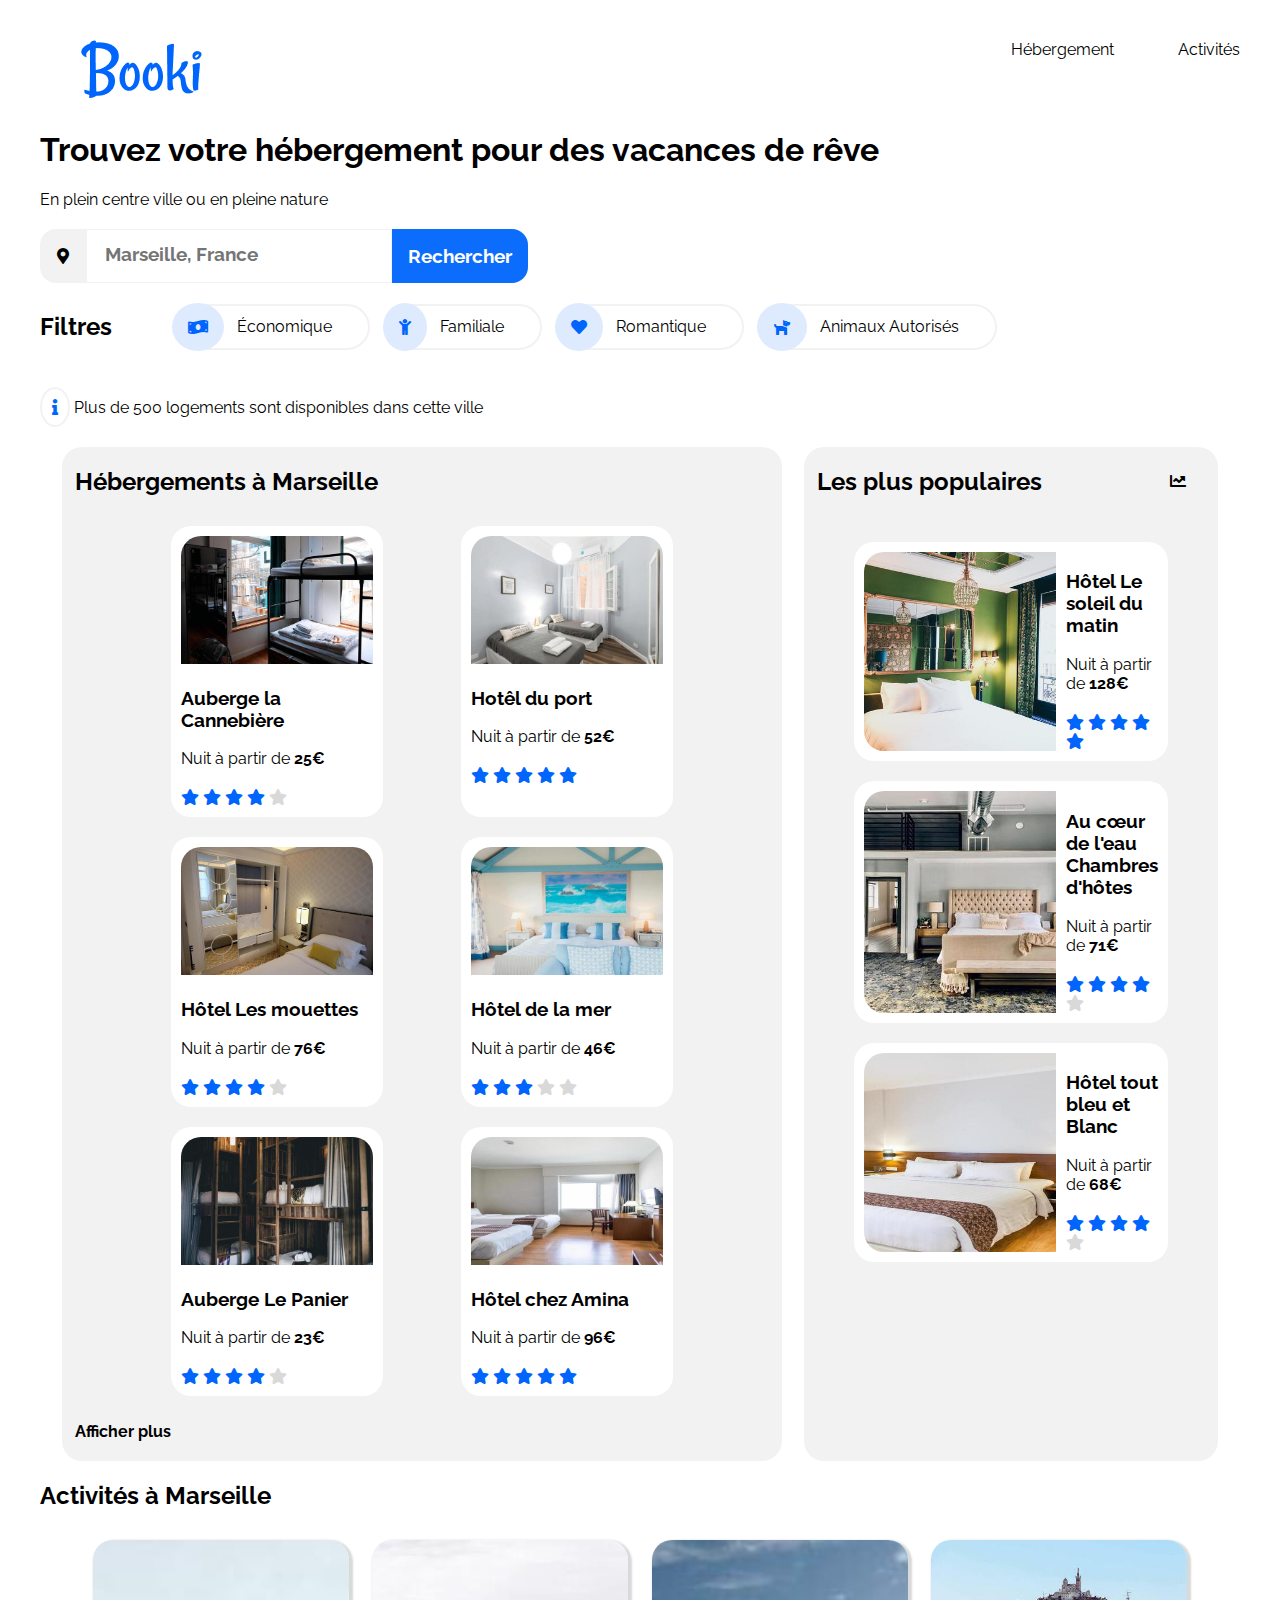
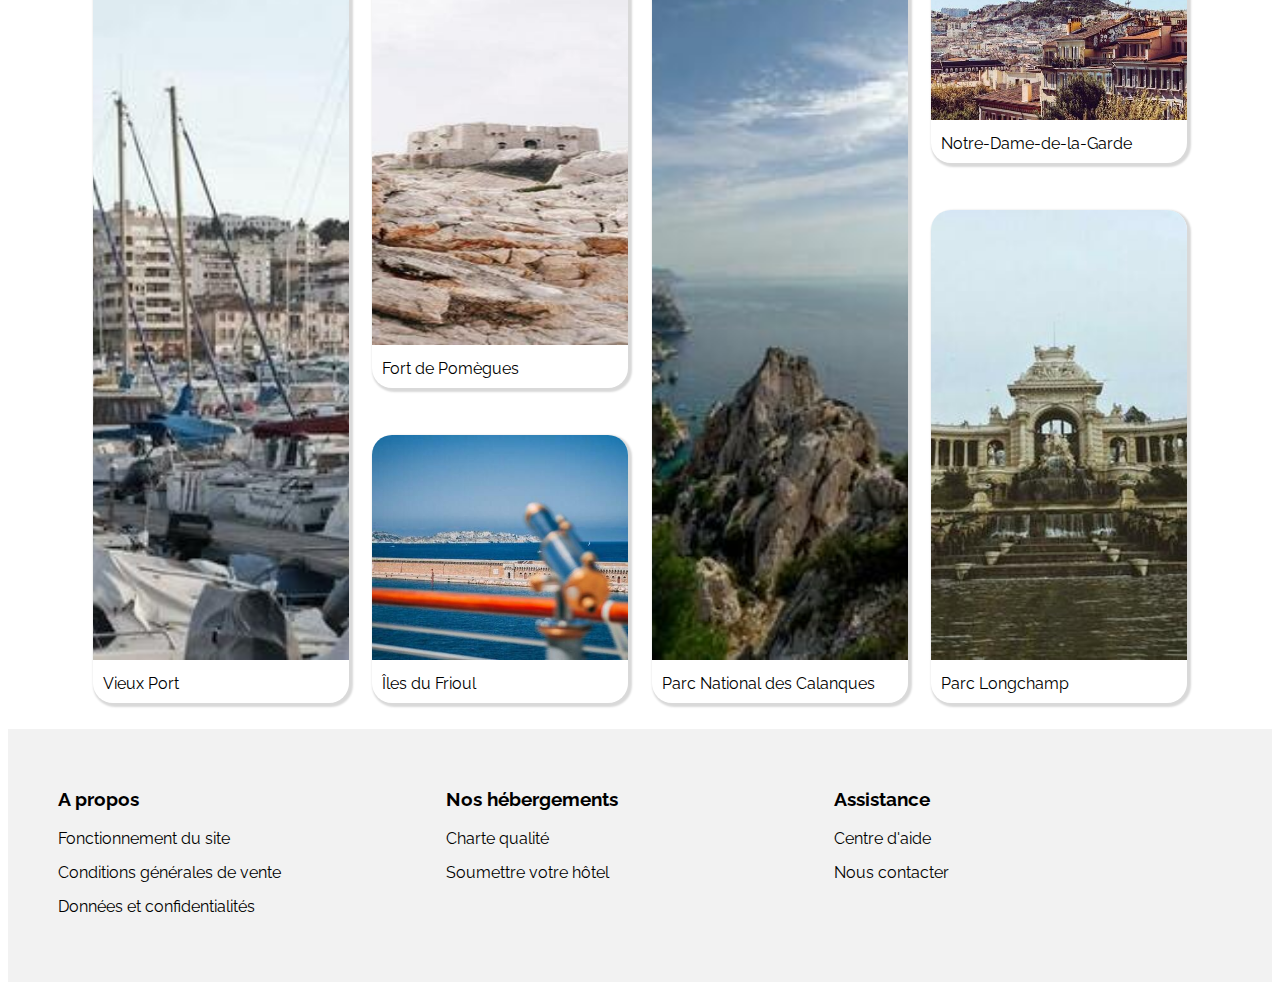
<file: index.html>
<!DOCTYPE html>
<html lang="fr">
    <head>
        <meta charset="utf-8">
        <meta name="viewport" content="width=device-width, initial-scale=1.0">

        <title>Booki</title>

        <link rel="icon" type="image/png" sizes="16x16" href="assets/images/logo/Booki.png">
        <link rel="preload" href="https://cdnjs.cloudflare.com/ajax/libs/font-awesome/5.15.4/css/all.min.css" as="style">
        <link rel="preload" href="assets/css/style.css" as="style">
        <link rel="stylesheet" href="https://cdnjs.cloudflare.com/ajax/libs/font-awesome/5.15.4/css/all.min.css">
        <link rel="stylesheet" href="assets/css/style.css">
    </head>

    <body>
        <!-- Navigation -->
        <nav class="nav-flex">
            <figure class="logo">
                <img src="assets/images/logo/Booki.png" alt="Logo Bookie">
            </figure>
            <ul class="align-nav">
                <li>
                    <a href="#Hebergement">Hébergement</a>
                </li>
                <li>
                    <a href="#Activites">Activités</a>
                </li>
            </ul>
        </nav>

        <header>
            <!-- Titre principal -->
            <h1>Trouvez votre hébergement pour des vacances de rêve</h1>
            <p>En plein centre ville ou en pleine nature</p>

            <!--Bouton Recherche-->
            <form class="bouton-rechercher">
                <i class="fas fa-map-marker-alt"></i>
                <input class="search" type="search" placeholder="Marseille, France">
                <button>
                    <span class="texte-rechercher">Rechercher</span>
                    <span class="icone-rechercher fas fa-search"></span>
                </button>
            </form>
        </header>


        <main>
            <!-- Filtres -->
            <section class="alignement-titre-filtre">
                <h2>Filtres</h2>
                <ul class="filtres">
                    <li>
                        <i class="fas fa-money-bill-wave"></i>
                        <a href="#">Économique</a>
                    </li>
                    <li>
                        <i class="fas fa-child"></i>
                        <a href="#">Familiale</a>
                    </li>
                    <li>
                        <i class="fas fa-heart"></i>
                        <a href="#">Romantique</a>
                    </li>
                    <li>
                        <i class="fas fa-dog"></i>
                        <a href="#">Animaux Autorisés</a>
                    </li>
                </ul>
            </section>
            <p> <i class="fas fa-info bleu"></i> Plus de 500 logements sont disponibles dans cette ville</p>

            
                <!--Les plus populaires-->
                
            <div class='conteneur'>
            <section class="populaire">
                <div class="espace">
                <h2 >Les plus populaires</h2>
                <i class='fas fa-chart-line'></i>
                </div>
                <figure class="liste-populaire">
                    <figure>
                        <a href="#">
                        <img src="assets/images/hebergements/Hotel_Le_soleil_du_matin.jpg" alt="Chambre verte avec lit blanc, mirroir et lustre">
                        </a>
                        <figcaption>
                            <h3>Hôtel Le soleil du matin </h3>
                            <p>Nuit à partir de <b>128€</b></p>
                            <i class="fas fa-star bleu"></i>
                            <i class="fas fa-star bleu"></i>
                            <i class="fas fa-star bleu"></i>
                            <i class="fas fa-star bleu"></i>
                            <i class="fas fa-star bleu"></i>
                        </figcaption>
                    </figure>
                    <figure>
                        <a href="#">
                        <img src="assets/images/hebergements/Au_coeur_de_l_eau_Chambres_D_hotes.jpg" alt="Image d'une grande chambre avec un lit double">
                        </a>
                        <figcaption >
                            <h3>Au cœur de l'eau Chambres d'hôtes</h3>
                            <p>Nuit à partir de <b>71€</b></p>
                            <i class="fas fa-star bleu"></i>
                            <i class="fas fa-star bleu"></i>
                            <i class="fas fa-star bleu"></i>
                            <i class="fas fa-star bleu"></i>
                            <i class="fas fa-star gris"></i>
                        </figcaption>
                    </figure>
                    <figure>
                        <a href="#">
                        <img src="assets/images/hebergements/Hotel_Tout_bleu_et_Blanc.jpg" alt="Image d'une chambre avec un lit double">
                        </a>
                        <figcaption>
                            <h3>Hôtel tout bleu et Blanc </h3>
                            <p>Nuit à partir de <b>68€</b></p>
                            <i class="fas fa-star bleu"></i>
                            <i class="fas fa-star bleu"></i>
                            <i class="fas fa-star bleu"></i>
                            <i class="fas fa-star bleu"></i>
                            <i class="fas fa-star gris"></i>
                        </figcaption>
                    </figure>
                </figure>
            </section>
            
            <!-- Hébergements à Marseille -->

            <article class="chambre">
                <h2 id="Hebergement">Hébergements à Marseille</h2>
                <figure class="liste-chambre">
                    <figure>
                        <a href="#">
                        <img src="assets/images/hebergements/Auberge_La_cannebiere.jpg" alt="Chambre avec lit superposé et fenêtre avec vue sur une ville ">
                        </a>
                        <figcaption>
                            <h3>Auberge la Cannebière</h3>
                            <p>Nuit à partir de <b>25€</b></p>
                            <i class="fas fa-star bleu"></i>
                            <i class="fas fa-star bleu"></i>
                            <i class="fas fa-star bleu"></i>
                            <i class="fas fa-star bleu"></i>
                            <i class="fas fa-star gris"></i>
                        </figcaption>
                    </figure>
                    <figure>
                        <a href="#">
                        <img src="assets/images/hebergements/Hotel_du_port.jpg" alt="Chambre avec 2 lits séparés">
                        </a>
                        <figcaption>
                            <h3>Hotêl du port</h3>
                            <p>Nuit à partir de <b>52€</b></p>
                            <i class="fas fa-star bleu"></i>
                            <i class="fas fa-star bleu"></i>
                            <i class="fas fa-star bleu"></i>
                            <i class="fas fa-star bleu"></i>
                            <i class="fas fa-star bleu"></i>
                        </figcaption>
                    </figure>
                    <figure>
                        <a href="#">
                        <img src="assets/images/hebergements/Hotel_les_mouettes.jpg" alt="Chambre avec un dressing en marbre">
                        </a>
                        <figcaption>
                            <h3>Hôtel Les mouettes </h3>
                            <p>Nuit à partir de <b>76€</b></p>
                            <i class="fas fa-star bleu"></i>
                            <i class="fas fa-star bleu"></i>
                            <i class="fas fa-star bleu"></i>
                            <i class="fas fa-star bleu"></i>
                            <i class="fas fa-star gris"></i>
                        </figcaption>
                    </figure>
                    <figure>
                        <a href="#">
                        <img src="assets/images/hebergements/Hotel_de_la_mer.jpg" alt="Chambre blanche et bleu avec tableau de la mer">
                        </a>
                        <figcaption>
                            <h3>Hôtel de la mer </h3>
                            <p>Nuit à partir de <b>46€</b></p>
                            <i class="fas fa-star bleu"></i>
                            <i class="fas fa-star bleu"></i>
                            <i class="fas fa-star bleu"></i>
                            <i class="fas fa-star gris"></i>
                            <i class="fas fa-star gris"></i>
                        </figcaption>
                    </figure>
                    <figure>
                        <a href="#">
                        <img src="assets/images/hebergements/Auberge_le_panier.jpg" alt="Chambre tout en bois avec 2 lits superposé">
                        </a>
                        <figcaption>
                            <h3>Auberge Le Panier </h3>
                            <p>Nuit à partir de <b>23€</b></p>
                            <i class="fas fa-star bleu"></i>
                            <i class="fas fa-star bleu"></i>
                            <i class="fas fa-star bleu"></i>
                            <i class="fas fa-star bleu"></i>
                            <i class="fas fa-star gris"></i>
                        </figcaption>
                    </figure>
                    <figure>
                        <a href="#">
                        <img src="assets/images/hebergements/Hotel_chez_Amina.jpg" alt="Chambre avec 2 lits, un bureau et une télévision">
                        </a>
                        <figcaption>
                            <h3>Hôtel chez Amina</h3>
                            <p>Nuit à partir de <b>96€</b></p>
                            <i class="fas fa-star bleu"></i>
                            <i class="fas fa-star bleu"></i>
                            <i class="fas fa-star bleu"></i>
                            <i class="fas fa-star bleu"></i>
                            <i class="fas fa-star bleu"></i>
                        </figcaption>
                    </figure>
                </figure>
                <p class="plus">Afficher plus</p>
            </article>
            </div>

            <!--Activités-->
            
            <section class="activites-marseille">
                <h2 id="Activites">Activités à Marseille</h2>
                <figure class="liste-activites">


                    <figure class="contenu-activite">
                        <img src="assets/images/activites/Vieux_Port.jpg" alt="Image montrant le Vieux Port de Marseille">
                        <figcaption>Vieux Port</figcaption>
                    </figure>

                    <figure class="contenu-activite-1">
                        <figure class="contenu-activite-1-1">
                            <img src="assets/images/activites/Fort_de_Pomegues.jpg" alt="Image montrant le Fort de Pomegues à Marseille">
                            <figcaption>Fort de Pomègues</figcaption>
                        </figure>

                        <figure class="contenu-activite-1-2">
                            <img src="assets/images/activites/Iles_du_frioul.jpg" alt="Image montrant les Îles du Frioul">
                            <figcaption>Îles du Frioul</figcaption>
                        </figure>
                    </figure>

                    <figure class="contenu-activite">
                        <img src="assets/images/activites/Parc_national_des_calanques.jpg" alt="Image montrant le Parc National des Calanques à Marseille">
                        <figcaption>Parc National des Calanques</figcaption>
                    </figure>

                        <figure class="contenu-activite-1">
                        <figure class="contenu-activite-2-1">
                            <img src="assets/images/activites/Notre_dame_de_la_garde.jpg" alt="Image montrant Notre-Dame-de-la-Garde à Marseille">
                            <figcaption>Notre-Dame-de-la-Garde</figcaption>
                        </figure>

                        <figure class="contenu-activite-2-2">
                            <img src="assets/images/activites/Parc_Longchamp.jpg" alt="Image montrant le Parc Longchamp à Marseille">
                            <figcaption>Parc Longchamp</figcaption>
                        </figure>
                    </figure>
                </figure>
            </section>
        </main>

        <!--Pied de Page-->

        <footer class="align">
            <section>
                <h3>A propos</h3>
                <ul>
                    <li><a href="#">Fonctionnement du site</a></li>
                    <li><a href="#">Conditions générales de vente</a></li>
                    <li><a href="#">Données et confidentialités</a></li>
                </ul>
            </section>

            <section>
                <h3>Nos hébergements</h3>
                <ul>
                    <li><a href="#">Charte qualité</a></li>
                    <li><a href="#">Soumettre votre hôtel</a></li>
                </ul>
            </section>

            <section>
                <h3>Assistance</h3>
                <ul>
                    <li><a href="#">Centre d'aide</a></li>
                    <li><a href="#">Nous contacter</a></li>
                </ul>
            </section>
        </footer>
    </body>
</html>
</file>
<file: assets/css/style.css>
/* police d'écriture */

@import url('https://fonts.googleapis.com/css2?family=Raleway:wght@400;600;700&display=swap');

* {
    font-family: "Raleway", "sans-serif";
    box-sizing: content-box ;
}

html{
    scroll-behavior: smooth;
}

ul{
    list-style-type: none;
}

a {
    color: inherit;
    text-decoration: none;
}

img{
    object-fit: cover;
}


/* Header */

header {
    padding-left: 32px ;
}



/* Nav */
nav,
.align-nav
{
    display: flex;
}

nav a {
    padding: 32px;
}

nav a:hover,
nav a:focus {
    color: #0065fc;
    border-top: 3px solid #0065fc;
    padding-top: 37px;
}

.align-nav {
    justify-content: center;
    align-items: center;
    height: 50px;
    scroll-behavior: smooth;

}

/*main*/
main {
    padding: 0 32px;
}

main h1,
p{
    margin-bottom: 20px;
}

/* Footer */

footer{
    padding: 40px 50px 50px;
    background-color: #f2f2f2;
}

footer section{
    flex: 1;
}

footer li {
    margin-bottom: 15px;
    margin-left: -40px;
}

footer a:hover,
footer a:focus{
    font-weight: 600;
    color: #0065FC;
}

.align {
    display: flex;
}


/*class nav*/
.logo{
margin-right: auto;
padding: 0 32px;
height: 70px;
}

/*class header*/

.bouton-rechercher{
    display: flex;
}

.bouton-rechercher i {
    padding: 19px 17px;
    background-color: #f2f2f2;
    border-radius: 16px 0 0 16px;
}

.bouton-rechercher input{
    background-color: #ffffff;
    border: 0.5px solid #f2f2f2;
}

.bouton-rechercher input::placeholder{
    font-weight: bold;
    font-size: 19.2px;
    padding: 16px;
}

.search{
    width: 300px;
}

.bouton-rechercher button{
    background-color: #0065fc;
    color: #ffffff;
    font-size: 19.2px;
    font-weight: bold;
    border-radius: 0 16px 16px 0;
    padding: 0 16px;
    border: 0;
    cursor: pointer;
    opacity: 0.95;
}

.bouton-rechercher button:hover,
.bouton-rechercher button:focus{
    opacity:1;
}

/*Class Filtres*/



.alignement-titre-filtre {
    display: flex;
    align-items: center;
    gap: 16px;
}

.filtres {
justify-content: space-around;
}

.filtres i {
    color: #0065fc;
    background-color: #deebff;
    padding: 16px;
    border-radius: 50%;
    margin: -3px;
}

.filtres li {
    display: inline-flex;
    align-items: center;
    border: 2px solid #f2f2f2;
    margin: 5px;
    padding-right: 20px;
    border-radius: 32px;

}

.filtres a {
    padding: 0 16px 0 16px;
}

.filtres li:hover,
.filtres li:focus{
    background-color: #DEEBFF;
    transform: scale(1.02);
    transition: all 200ms ease;
    cursor: pointer;
}

.fa-info{
    border: solid 2px #f2f2f2;
    border-radius: 50%;
    padding: 10px;
}



/* Hébergements + populaire */

.conteneur{
    display: flex;
    justify-content: space-evenly;

}

.conteneur h2,
.plus {
    margin-left: 1vw;
}

.chambre{
    order: -1;
    flex-basis: 60%;
}

.populaire{
    flex-basis: 30%;
}

.populaire,
.chambre{
    background-color: #f2f2f2;
    border-radius: 20px;
}

.liste-populaire figure,
.liste-chambre figure{
    background-color: white;
    border-radius: 20px;
    padding: 10px;
    margin: 10px;
}

.liste-chambre,
.liste-populaire{
    display: flex;
    flex-wrap: wrap;
    justify-content: space-evenly;
}

.liste-chambre figure {
    display: flex;
    flex-direction: column;
    width: 15vw;
}



.liste-chambre img {
    border-radius: 20px 20px 0 0 ;
    width: 100%;

}

.liste-populaire {
    flex-flow: column wrap-reverse ;
    
}

.liste-populaire figure {
    display: flex;
}

.liste-populaire img {
    border-radius: 20px 0 0 20px;
    width: 15vw;
    height: 100%;
    padding-right: 10px;
}

.fa-chart-line {
    align-self: center;
    padding-right: 32px;
}

.espace{
    display: flex;
    justify-content: space-between;
}
.plus{
    font-weight: bold;
}

.plus:hover,
.plus:focus{
    color: #0065fc;
    cursor: pointer;
}


/* étoiles */
.bleu{
    color: #0065fc;
}

.gris{
    color: #d9d9d9;
}


/* Activités */

.liste-activites{
    display: flex;;
    justify-content: space-evenly;
    flex-wrap: wrap;
    padding: 0;
}

.contenu-activite ,
.contenu-activite-1-1,
.contenu-activite-1-2,
.contenu-activite-2-1,
.contenu-activite-2-2{
    box-shadow: 2px 2px 2px 2px #d9d9d9;
    border-radius: 20px;
    margin: 10px;
}
.contenu-activite img,
.contenu-activite-1-1 img,
.contenu-activite-1-2 img,
.contenu-activite-2-1 img,
.contenu-activite-2-2 img{
    border-radius: 20px 20px 0 0;
}

.contenu-activite  figcaption,
.contenu-activite-1-1 figcaption,
.contenu-activite-1-2 figcaption,
.contenu-activite-2-1 figcaption,
.contenu-activite-2-2 figcaption{
    padding: 10px;
}

.contenu-activite-1{
    display: flex;
    flex-direction: column;
    justify-content: space-between;
    margin: 0;
    padding: 0;
}

.liste-activites img {
    width: 20vw;
}

.contenu-activite img{
    height: 80vh;
}

.contenu-activite-1-1 img{
    height: 45vh;
}

.contenu-activite-1-2 img{
    height: 25vh;
}

.contenu-activite-2-1 img{
    height: 20vh;
}

.contenu-activite-2-2 img{
    height: 50vh;
}





.icone-rechercher{
    display: none;
}

@media (max-width: 992px) {

    nav a:hover,
    nav a:focus {
        border-top: none;
    }


    .bouton-rechercher{
        justify-content: center;
    }

    .search{
        width: 485px;
    }


    .bouton-rechercher button{
        border-radius: 16px 16px 16px 16px;
    }
    
    .logo{
        display: flex;
        align-items: center;
        justify-content: center;
        flex-wrap: wrap;
    }

    nav{
        display: block;
    }

    .align-nav{
        padding: 0;
    }

    .align-nav li{
            flex-basis: 50%;
            border-bottom: 3px solid #f2f2f2;
            padding-bottom: 5px;
            text-align: center;

    }

    .align-nav li:hover,
    .align-nav li:focus {
        color: #0065fc;
        border-top: none;
        border-bottom: 3px solid #0065fc;
}

    .icone-rechercher{
        display: block;
    }
    .texte-rechercher{
        display: none;
    }
    .conteneur{
        display: flex;
        flex-direction: column;
    }

    .chambre{
        order:1;
        background-color: white;
    }

    

    .liste-chambre,
    .liste-activites {
        display: flex;
        flex-flow: column wrap-reverse;
    }


    .liste-activites{
        flex-flow: column wrap;
    }

    .liste-chambre figure,
    .liste-activites figure {
        display: flex;
        flex-direction: column;
        background-color: white;
        border-radius: 20px;
        padding: 10px;
        min-width: 100%;
    }
    


    .liste-chambre img,
    .contenu-activite img,
    .contenu-activite-1-1 img,
    .contenu-activite-1-2 img,
    .contenu-activite-2-1 img,
    .contenu-activite-2-2 img
    {
        width: 100%;
        height: 200px;
        background-size: 100% 100%;
        border-radius: 20px 20px 0 0;
        object-fit: cover;
    }
    
    .liste-chambre figcaption,
    .liste-activites figcaption{
        padding-left: 16px;
    }

    .contenu-activite-1-1,
    .contenu-activite-1-2,
    .contenu-activite-2-1,
    .contenu-activite-2-2{
        width: 100%;
        margin-left: 0;
    }
    
    .contenu-activite-1{
        width: 100%;
    }






    .liste-populaire figure,
    .liste-chambre figure{
        border-radius: 20px;
        box-shadow: 5px 5px 5px 5px #f2f2f2;
    }
}

@media (max-width: 768px) {

    .align{
            display: flex;
            flex-direction: column;
        }

    .chambre{
        padding: 16px;
        border-radius: 20px;
    }
}
</file>
